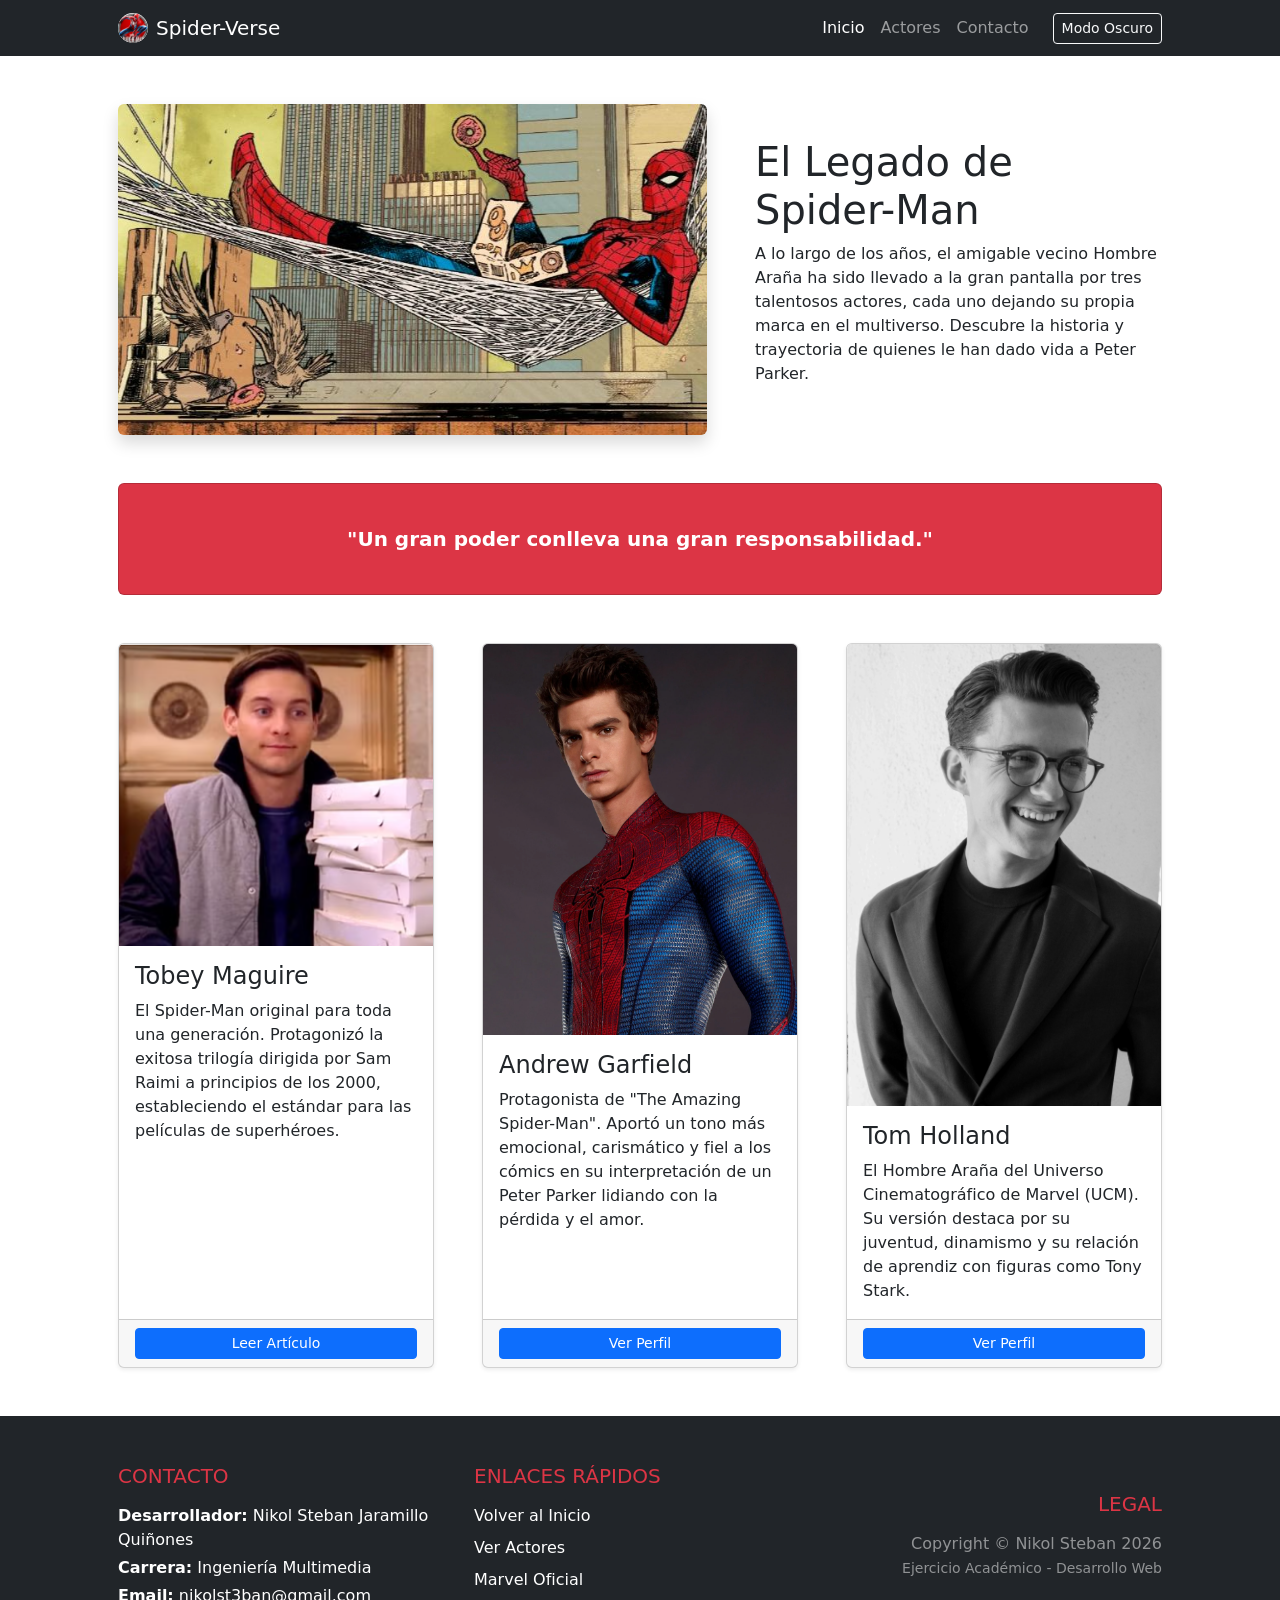
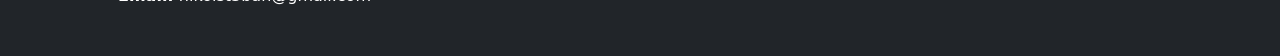
<file: index.html>
<!DOCTYPE html>
<html lang="es" data-bs-theme="light">

<head>
    <meta charset="utf-8" />
    <meta name="viewport" content="width=device-width, initial-scale=1, shrink-to-fit=no" />
    <meta name="description" content="Página tributo a los actores de Spider-Man" />
    <meta name="author" content="Nikol Steban Jaramillo Quiñones" />
    <title>Spider-Verse - Nikol Steban</title>
    <!-- Favicon -->
    <link rel="icon" type="image/x-icon" href="assets/favicon.ico" />
    <!-- Core theme CSS (Bootstrap base) -->
    <link href="css/styles.css" rel="stylesheet" />
    <!-- Custom theme CSS (Modo Oscuro/Claro) -->
    <link href="css/mycss.css" rel="stylesheet" />
</head>

<body>
    <!-- Encabezado (Header con logo) -->
    <nav class="navbar navbar-expand-lg navbar-dark bg-dark">
        <div class="container px-5">
            <a class="navbar-brand d-flex align-items-center" href="#!">
                <!-- Asegúrate de que Spiderman.png esté en la misma carpeta que el index.html -->
                <img src="Spiderman.png" alt="Logo Spider-Man" width="30" height="30" class="d-inline-block align-text-top me-2 rounded-circle bg-white">
                Spider-Verse
            </a>
            <button class="navbar-toggler" type="button" data-bs-toggle="collapse"
                data-bs-target="#navbarSupportedContent" aria-controls="navbarSupportedContent" aria-expanded="false"
                aria-label="Toggle navigation"><span class="navbar-toggler-icon"></span></button>
            <div class="collapse navbar-collapse" id="navbarSupportedContent">
                <ul class="navbar-nav ms-auto mb-2 mb-lg-0 align-items-center">
                    <li class="nav-item"><a class="nav-link active" aria-current="page" href="#!">Inicio</a></li>
                    <li class="nav-item"><a class="nav-link" href="#actores">Actores</a></li>
                    <li class="nav-item me-3"><a class="nav-link" href="#contacto">Contacto</a></li>
                    <!-- Botón para alternar tema -->
                    <li class="nav-item">
                        <button class="btn btn-outline-light btn-sm mt-2 mt-lg-0" id="theme-toggle" type="button">
                            Modo Oscuro
                        </button>
                    </li>
                </ul>
            </div>
        </div>
    </nav>

    <!-- Cuerpo de la página -->
    <div class="container px-4 px-lg-5">
        <!-- Banner Principal -->
        <div class="row gx-4 gx-lg-5 align-items-center my-5">
            <div class="col-lg-7">
                <img class="img-fluid rounded mb-4 mb-lg-0 shadow" src="./assets/img/Baner.jpg" alt="Spider-Man Banner" />
            </div>
            <div class="col-lg-5">
                <h1 class="font-weight-light">El Legado de Spider-Man</h1>
                <p>A lo largo de los años, el amigable vecino Hombre Araña ha sido llevado a la gran pantalla por tres talentosos actores, cada uno dejando su propia marca en el multiverso. Descubre la historia y trayectoria de quienes le han dado vida a Peter Parker.</p>
            </div>
        </div>

        <!-- Banner divisorio -->
        <div class="card text-white bg-danger my-5 py-4 text-center">
            <div class="card-body">
                <p class="text-white m-0 fw-bold fs-5">"Un gran poder conlleva una gran responsabilidad."</p>
            </div>
        </div>

        <!-- 3 Tarjetas de Contenido -->
        <div class="row gx-4 gx-lg-5" id="actores">
            <!-- Tarjeta Tobey Maguire -->
            <div class="col-md-4 mb-5">
                <div class="card h-100 shadow-sm">
                    <img src="./assets/img/TobyMaguire.png" class="card-img-top" alt="Tobey Maguire">
                    <div class="card-body">
                        <h2 class="card-title h4">Tobey Maguire</h2>
                        <p class="card-text">El Spider-Man original para toda una generación. Protagonizó la exitosa trilogía dirigida por Sam Raimi a principios de los 2000, estableciendo el estándar para las películas de superhéroes.</p>
                    </div>
                    <div class="card-footer text-center">
                        <a class="btn btn-primary btn-sm w-100" href="https://www.esquire.com/es/actualidad/cine/a38528888/mejor-spiderman-tobey-maguire/" target="_blank">Leer Artículo</a>
                    </div>
                </div>
            </div>
            
            <!-- Tarjeta Andrew Garfield -->
            <div class="col-md-4 mb-5">
                <div class="card h-100 shadow-sm">
                    <img src="./assets/img/AndrewGarfield.png" class="card-img-top" alt="Andrew Garfield">
                    <div class="card-body">
                        <h2 class="card-title h4">Andrew Garfield</h2>
                        <p class="card-text">Protagonista de "The Amazing Spider-Man". Aportó un tono más emocional, carismático y fiel a los cómics en su interpretación de un Peter Parker lidiando con la pérdida y el amor.</p>
                    </div>
                    <div class="card-footer text-center">
                        <a class="btn btn-primary btn-sm w-100" href="https://www.imdb.com/es/list/ls572224925/" target="_blank">Ver Perfil</a>
                    </div>
                </div>
            </div>
            
            <!-- Tarjeta Tom Holland -->
            <div class="col-md-4 mb-5">
                <div class="card h-100 shadow-sm">
                    <img src="./assets/img/TomHolland.png" class="card-img-top" alt="Tom Holland">
                    <div class="card-body">
                        <h2 class="card-title h4">Tom Holland</h2>
                        <p class="card-text">El Hombre Araña del Universo Cinematográfico de Marvel (UCM). Su versión destaca por su juventud, dinamismo y su relación de aprendiz con figuras como Tony Stark.</p>
                    </div>
                    <div class="card-footer text-center">
                        <a class="btn btn-primary btn-sm w-100" href="https://www.imdb.com/es/name/nm4043618/" target="_blank">Ver Perfil</a>
                    </div>
                </div>
            </div>
        </div>
    </div>

    <!-- Pie de página (Footer con requerimientos) -->
    <footer class="py-5 bg-dark mt-auto" id="contacto">
        <div class="container px-4 px-lg-5">
            <div class="row text-white text-center text-md-start">
                
                <!-- Información de contacto -->
                <div class="col-md-4 mb-4 mb-md-0">
                    <h5 class="text-uppercase text-danger mb-3">Contacto</h5>
                    <p class="mb-1"><strong>Desarrollador:</strong> Nikol Steban Jaramillo Quiñones</p>
                    <p class="mb-1"><strong>Carrera:</strong> Ingeniería Multimedia</p>
                    <p class="mb-0"><strong>Email:</strong> <a href="mailto:nikolst3ban@gmail.com" class="text-white text-decoration-none">nikolst3ban@gmail.com</a></p>
                </div>
                
                <!-- Enlaces rápidos -->
                <div class="col-md-4 mb-4 mb-md-0">
                    <h5 class="text-uppercase text-danger mb-3">Enlaces Rápidos</h5>
                    <ul class="list-unstyled mb-0">
                        <li class="mb-2"><a href="#!" class="text-white text-decoration-none">Volver al Inicio</a></li>
                        <li class="mb-2"><a href="#actores" class="text-white text-decoration-none">Ver Actores</a></li>
                        <li class="mb-0"><a href="https://www.marvel.com/characters/spider-man-peter-parker" target="_blank" class="text-white text-decoration-none">Marvel Oficial</a></li>
                    </ul>
                </div>
                
                <!-- Derechos de autor -->
                <div class="col-md-4 d-flex flex-column justify-content-center align-items-md-end">
                    <h5 class="text-uppercase text-danger mb-3">Legal</h5>
                    <p class="m-0 text-white-50">Copyright &copy; Nikol Steban 2026</p>
                    <p class="m-0 text-white-50"><small>Ejercicio Académico - Desarrollo Web</small></p>
                </div>

            </div>
        </div>
    </footer>

    <!-- Scripts -->
    <script src="https://cdn.jsdelivr.net/npm/bootstrap@5.2.3/dist/js/bootstrap.bundle.min.js"></script>
    <script src="js/scripts.js"></script>
</body>
</html>
</file>
<file: css/mycss.css>
/* Custom Dark Mode Theme Overrides */
body.dark-mode {
    background-color: #121212 !important;
    color: #e0e0e0 !important;
}

body.dark-mode .card {
    background-color: #1e1e1e !important;
    color: #ffffff !important;
    border-color: #333333 !important;
}

body.dark-mode .card-footer {
    background-color: #282828 !important;
    border-top: 1px solid #333333 !important;
}

body.dark-mode h1, 
body.dark-mode h2, 
body.dark-mode h5 {
    color: #ffffff;
}

body.dark-mode .text-danger {
    color: #ff4d4d !important; /* Un rojo más brillante para el modo oscuro */
}

/* Efectos hover para los enlaces del footer */
footer a:hover {
    color: #ff4d4d !important;
    text-decoration: underline !important;
}
</file>
